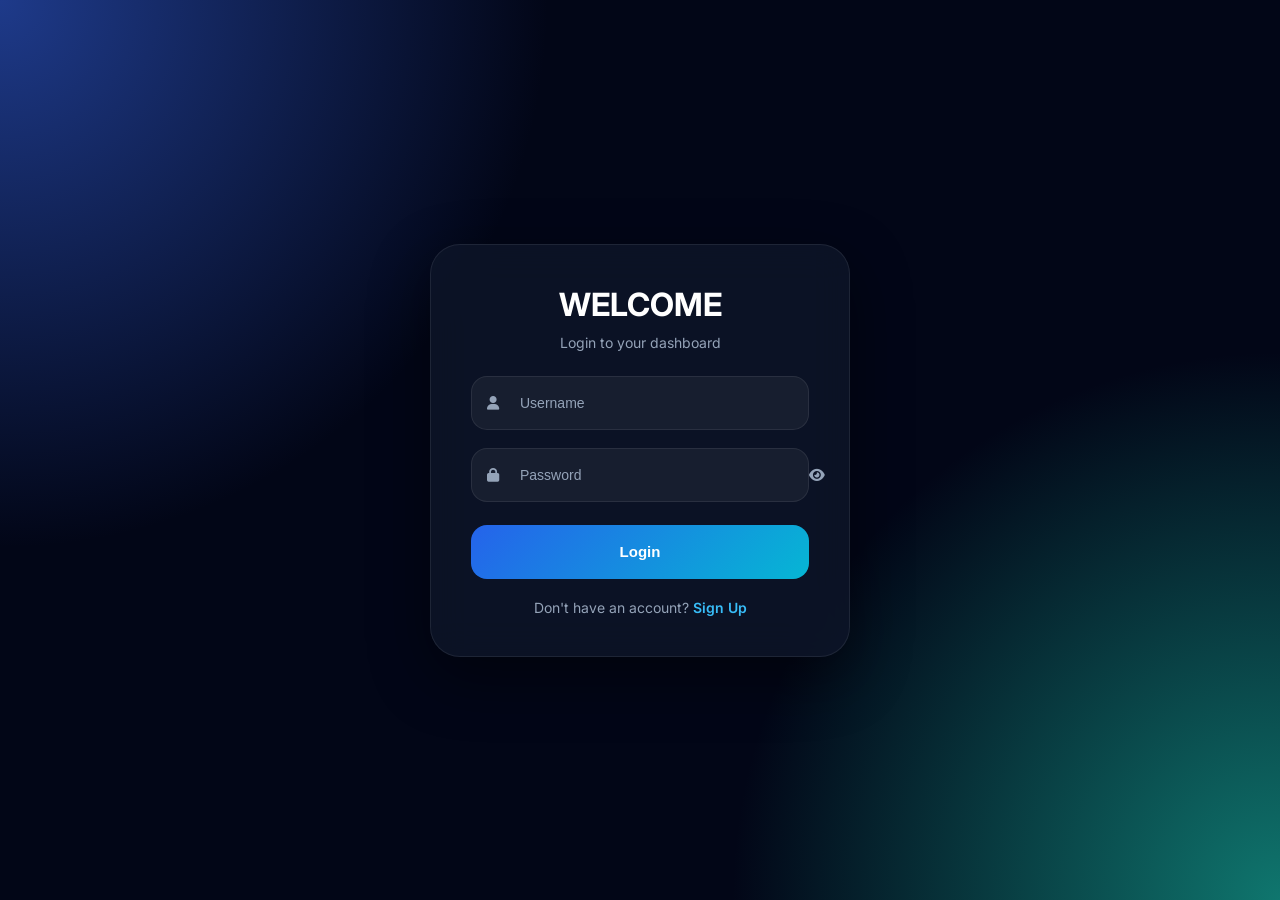
<file: training/index.html>
<!DOCTYPE html>
<html lang="en">
<head>

  <meta charset="UTF-8" />
  <meta
    name="viewport"
    content="width=device-width, initial-scale=1.0"
  />

  <title>Training</title>

  <!-- FONT AWESOME -->
  <link
    rel="stylesheet"
    href="https://cdnjs.cloudflare.com/ajax/libs/font-awesome/6.5.1/css/all.min.css"
  />

  <!-- STYLE -->
  <link rel="stylesheet" href="style.css" />

</head>

<body>

  <!-- =====================================================
       AUTH CONTAINER
  ====================================================== -->
  <div id="authContainer" class="auth-container">

    <!-- =====================================================
         LOGIN
    ====================================================== -->
    <div id="loginCard" class="auth-card">

      <div class="auth-logo">
        <h1>WELCOME</h1>
        <p>Login to your dashboard</p>
      </div>

      <form id="loginForm">

        <!-- Username -->
        <div class="input-group">
          <i class="fa fa-user"></i>

          <input
            type="text"
            id="loginUsername"
            placeholder="Username"
            required
          />
        </div>

        <!-- Password -->
        <div class="input-group password-group">

          <i class="fa fa-lock"></i>

          <input
            type="password"
            id="loginPassword"
            placeholder="Password"
            required
          />

          <span
            class="toggle-password"
            onclick="togglePassword('loginPassword', this)"
          >
            <i class="fa fa-eye"></i>
          </span>

        </div>

        <button type="submit" class="btn-primary">
          Login
        </button>

      </form>

      <div class="auth-switch">
        Don't have an account?
        <a href="#" onclick="showSignup()">
          Sign Up
        </a>
      </div>

    </div>

    <!-- =====================================================
         SIGNUP
    ====================================================== -->
    <div id="signupCard" class="auth-card hidden">

      <div class="auth-logo">
        <h1>CREATE ACCOUNT</h1>
        <p>Register new account</p>
      </div>

      <form id="signupForm">

        <!-- Fullname -->
        <div class="input-group">
          <i class="fa fa-user"></i>

          <input
            type="text"
            id="signupFullname"
            placeholder="Full Name"
            required
          />
        </div>

        <!-- Company -->
        <div class="input-group">
          <i class="fa fa-building"></i>

          <input
            type="text"
            id="signupCompany"
            placeholder="Company"
          />
        </div>

        <!-- Email -->
        <div class="input-group">
          <i class="fa fa-envelope"></i>

          <input
            type="email"
            id="signupEmail"
            placeholder="Email"
            required
          />
        </div>

        <!-- Username -->
        <div class="input-group">
          <i class="fa fa-at"></i>

          <input
            type="text"
            id="signupUsername"
            placeholder="Username"
            required
          />
        </div>

        <!-- Password -->
        <div class="input-group password-group">

          <i class="fa fa-lock"></i>

          <input
            type="password"
            id="signupPassword"
            placeholder="Password"
            required
          />

          <span
            class="toggle-password"
            onclick="togglePassword('signupPassword', this)"
          >
            <i class="fa fa-eye"></i>
          </span>

        </div>

        <button type="submit" class="btn-primary">
          Create Account
        </button>

      </form>

      <div class="auth-switch">
        Already have an account?
        <a href="#" onclick="showLogin()">
          Login
        </a>
      </div>

    </div>

    <!-- =====================================================
         OTP VERIFICATION
    ====================================================== -->
    <div id="otpCard" class="auth-card hidden">

      <div class="auth-logo">
        <h1>OTP VERIFICATION</h1>
        <p>
          Verification code has been sent to your email
        </p>
      </div>

      <form id="otpForm">

        <div class="input-group">
          <i class="fa fa-shield-halved"></i>

          <input
            type="text"
            id="otpCode"
            placeholder="Enter OTP Code"
            maxlength="6"
            required
          />
        </div>

        <button type="submit" class="btn-primary">
          Verify OTP
        </button>

      </form>

      <div class="auth-switch">
        <a href="#" onclick="showLogin()">
          Back to Login
        </a>
      </div>

    </div>

  </div>

  <!-- =====================================================
       DASHBOARD
  ====================================================== -->
  <div id="dashboard" class="dashboard hidden">

    <!-- =====================================================
         SIDEBAR
    ====================================================== -->
    <aside id="sidebar" class="sidebar">

      <!-- Sidebar Header -->
      <div class="sidebar-header">

        <h2>Training Center</h2>

        <button
          class="sidebar-toggle"
          onclick="toggleSidebar()"
        >
          <i class="fa fa-bars"></i>
        </button>

      </div>

      <!-- Sidebar Menu -->
      <div class="sidebar-menu">

        <!-- HOME -->
        <div class="menu-item">

          <div
            class="menu-link"
            onclick="showPage('home')"
          >
            <i class="fa fa-house"></i>
            <span>Home</span>
          </div>

        </div>

        <!-- PROFILE -->
        <div class="menu-item has-submenu">

          <div
            class="menu-link"
            onclick="toggleSubmenu(this)"
          >
            <i class="fa fa-user"></i>
            <span>Profile</span>
          </div>

          <div class="submenu">

            <a
              href="#"
              onclick="showPage('profile')"
            >
              Edit Profile
            </a>

            <a
              href="#"
              onclick="showPage('password')"
            >
              Change Password
            </a>

          </div>

        </div>

        <!-- EXAM -->
        <div class="menu-item has-submenu">

          <div
            class="menu-link"
            onclick="toggleSubmenu(this)"
            >
            <i class="fa fa-chart-line"></i>
            <span>Exam</span>
          </div>

          <div
            class="submenu"
            id="examSubmenu"
          >
          </div>

        </div>

        <!-- SETTINGS -->
        <div class="menu-item">

          <div
            class="menu-link"
            onclick="showPage('settings')"
          >
            <i class="fa fa-gear"></i>
            <span>Settings</span>
          </div>

        </div>

        <!-- LOGOUT -->
        <div class="menu-item">

          <div
            class="menu-link"
            onclick="logout()"
          >
            <i class="fa fa-right-from-bracket"></i>
            <span>Logout</span>
          </div>

        </div>

      </div>

    </aside>

    <!-- =====================================================
         MAIN CONTENT
    ====================================================== -->
    <main class="main-content">

      <!-- TOPBAR -->
      <div class="topbar">

        <h1 id="pageTitle">
          Dashboard
        </h1>

        <div class="user-info">

          <div class="user-avatar">
            <i class="fa fa-user"></i>
          </div>

          <div>
            <div id="userNameDisplay">
              User
            </div>
          </div>

        </div>

      </div>

      <!-- PAGE CONTENT -->
      <div class="page-content">

        <div class="card">

          <div id="pageContent">
            Welcome Dashboard
          </div>

        </div>

      </div>

    </main>

  </div>

  <!-- =====================================================
       CUSTOM MODAL
  ====================================================== -->
  <div id="customModal" class="custom-modal hidden">

    <div class="modal-box">

      <div id="modalIcon" class="modal-icon">
        ℹ️
      </div>

      <h3 id="modalTitle">
        Information
      </h3>

      <p id="modalMessage">
        Message here
      </p>

      <button
        class="btn-primary"
        onclick="closeModal()"
      >
        OK
      </button>

    </div>

  </div>

  <!-- =====================================================
       LOADING OVERLAY
  ====================================================== -->
  <div
    id="loadingOverlay"
    class="loading-overlay hidden"
  >

    <div class="loader-box">

      <div class="spinner"></div>

      <p>Please wait...</p>

    </div>

  </div>

  <!-- =====================================================
       SCRIPT
  ====================================================== -->
  <script src="script.js"></script>
  <script src="config.js"></script>
  <script src="api.js"></script>
  <script src="exam.js"></script>

</body>
</html>
</file>
<file: training/style.css>
/* ========================================
   GOOGLE FONT
======================================== */
@import url('https://fonts.googleapis.com/css2?family=Inter:wght@300;400;500;600;700&display=swap');

/* ========================================
   RESET
======================================== */
* {
  margin: 0;
  padding: 0;
  box-sizing: border-box;
}

html,
body {
  width: 100%;
  height: 100%;
  font-family: 'Inter', sans-serif;
  background: #0f172a;
  color: #ffffff;
  overflow-x: hidden;
}

body {
  background:
    radial-gradient(circle at top left, #1e3a8a 0%, transparent 35%),
    radial-gradient(circle at bottom right, #0f766e 0%, transparent 35%),
    #020617;
}

/* ========================================
   SCROLLBAR
======================================== */
::-webkit-scrollbar {
  width: 8px;
}

::-webkit-scrollbar-track {
  background: rgba(255,255,255,0.05);
}

::-webkit-scrollbar-thumb {
  background: rgba(255,255,255,0.2);
  border-radius: 20px;
}

/* ========================================
   UTILITIES
======================================== */
.hidden {
  display: none !important;
}

.fade-in {
  animation: fadeIn 0.35s ease;
}

@keyframes fadeIn {
  from {
    opacity: 0;
    transform: translateY(10px);
  }
  to {
    opacity: 1;
    transform: translateY(0);
  }
}

/* ========================================
   AUTH CONTAINER
======================================== */
.auth-container {
  width: 100%;
  min-height: 100vh;
  display: flex;
  align-items: center;
  justify-content: center;
  padding: 20px;
}

.auth-card {
  width: 100%;
  max-width: 420px;
  background: rgba(15, 23, 42, 0.78);
  backdrop-filter: blur(18px);
  border: 1px solid rgba(255,255,255,0.08);
  border-radius: 30px;
  padding: 40px;
  box-shadow: 0 20px 60px rgba(0,0,0,0.45);
  animation: fadeIn 0.4s ease;
}

.auth-logo {
  text-align: center;
  margin-bottom: 25px;
}

.auth-logo h1 {
  font-size: 32px;
  font-weight: 700;
  margin-bottom: 10px;
}

.auth-logo p {
  color: #94a3b8;
  font-size: 14px;
}

/* ========================================
   INPUT GROUP
======================================== */
.input-group {
  position: relative;
  margin-bottom: 18px;
}

.input-group i {
  position: absolute;
  left: 16px;
  top: 50%;
  transform: translateY(-50%);
  color: #94a3b8;
  font-size: 14px;
}

.input-group input {
  width: 100%;
  height: 54px;
  padding: 0 18px 0 48px;
  border-radius: 16px;
  border: 1px solid rgba(255,255,255,0.08);
  background: rgba(255,255,255,0.05);
  color: #ffffff;
  outline: none;
  transition: 0.3s;
  font-size: 14px;
}

.input-group input:focus {
  border-color: #3b82f6;
  box-shadow: 0 0 0 4px rgba(59,130,246,0.15);
}

.input-group input::placeholder {
  color: #94a3b8;
}

/* ========================================
   PASSWORD TOGGLE
======================================== */
.password-group input {
  padding-right: 50px;
}

.toggle-password {
  position: absolute;
  right: 16px;
  top: 50%;
  transform: translateY(-50%);
  cursor: pointer;
  color: #94a3b8;
  transition: 0.3s;
}

.toggle-password:hover {
  color: #ffffff;
}

/* ========================================
   BUTTONS
======================================== */
.btn-primary {
  width: 100%;
  height: 54px;
  border: none;
  border-radius: 16px;
  background: linear-gradient(135deg, #2563eb, #06b6d4);
  color: #ffffff;
  font-size: 15px;
  font-weight: 600;
  cursor: pointer;
  transition: 0.3s;
  margin-top: 5px;
}

.btn-primary:hover {
  transform: translateY(-2px);
  box-shadow: 0 10px 30px rgba(37,99,235,0.35);
}

.btn-primary:disabled {
  opacity: 0.6;
  cursor: not-allowed;
}

.auth-switch {
  text-align: center;
  margin-top: 20px;
  color: #94a3b8;
  font-size: 14px;
}

.auth-switch a {
  color: #38bdf8;
  text-decoration: none;
  font-weight: 600;
}

/* ========================================
   DASHBOARD
======================================== */
.dashboard {
  width: 100%;
  min-height: 100vh;
  display: flex;
}

/* ========================================
   SIDEBAR
======================================== */
.sidebar {
  width: 280px;
  background: rgba(15, 23, 42, 0.92);
  backdrop-filter: blur(20px);
  border-right: 1px solid rgba(255,255,255,0.06);
  transition: 0.35s;
  overflow: hidden;
  position: fixed;
  left: 0;
  top: 0;
  bottom: 0;
  z-index: 1000;
}

.sidebar.collapsed {
  width: 88px;
}

.sidebar-header {
  height: 80px;
  display: flex;
  align-items: center;
  justify-content: space-between;
  padding: 0 24px;
  border-bottom: 1px solid rgba(255,255,255,0.06);
}

.sidebar-header h2 {
  font-size: 20px;
  white-space: nowrap;
}

.sidebar-toggle {
  width: 42px;
  height: 42px;
  border-radius: 12px;
  border: none;
  background: rgba(255,255,255,0.06);
  color: #ffffff;
  cursor: pointer;
}

.sidebar-menu {
  padding: 20px 14px;
  max-height: calc(100vh - 80px);
  overflow-y: auto;
}

.menu-item {
  margin-bottom: 8px;
}

.menu-link {
  height: 54px;
  display: flex;
  align-items: center;
  gap: 14px;
  padding: 0 18px;
  border-radius: 16px;
  cursor: pointer;
  transition: 0.3s;
  color: #cbd5e1;
}

.menu-link:hover {
  background: rgba(255,255,255,0.06);
  color: #ffffff;
}

.menu-link i {
  width: 20px;
  text-align: center;
}

.sidebar.collapsed .menu-link span,
.sidebar.collapsed .submenu,
.sidebar.collapsed .sidebar-header h2 {
  display: none;
}

/* ========================================
   SUBMENU
======================================== */
.has-submenu .submenu {
  max-height: 0;
  overflow: hidden;
  transition: 0.35s ease;
}

.has-submenu.open .submenu {
  max-height: 300px;
  overflow-y: auto;
}

.submenu a {
  display: block;
  padding: 12px 20px 12px 52px;
  color: #94a3b8;
  text-decoration: none;
  font-size: 14px;
  transition: 0.3s;
}

.submenu a:hover {
  color: #ffffff;
}


/* ========================================
   MAIN CONTENT
======================================== */
.main-content {
  flex: 1;
  margin-left: 280px;
  transition: 0.35s;
  min-height: 100vh;
}

.sidebar.collapsed ~ .main-content {
  margin-left: 88px;
}

.topbar {
  height: 80px;
  display: flex;
  align-items: center;
  justify-content: space-between;
  padding: 0 30px;
  border-bottom: 1px solid rgba(255,255,255,0.06);
  background: rgba(15, 23, 42, 0.5);
  backdrop-filter: blur(12px);
}

.topbar h1 {
  font-size: 24px;
}

.user-info {
  display: flex;
  align-items: center;
  gap: 12px;
}

.user-avatar {
  width: 42px;
  height: 42px;
  border-radius: 50%;
  background: linear-gradient(135deg, #2563eb, #06b6d4);
  display: flex;
  align-items: center;
  justify-content: center;
  font-weight: 700;
}

.page-content {
  padding: 30px;
  animation: fadeIn 0.35s ease;
}

.card {
  background: rgba(15, 23, 42, 0.78);
  border: 1px solid rgba(255,255,255,0.06);
  border-radius: 28px;
  padding: 30px;
  box-shadow: 0 10px 30px rgba(0,0,0,0.3);
}

/* ========================================
   MODAL
======================================== */
.custom-modal {
  position: fixed;
  inset: 0;
  background: rgba(0,0,0,0.6);
  display: flex;
  align-items: center;
  justify-content: center;
  z-index: 99999;
}

.modal-box {
  width: 90%;
  max-width: 420px;
  background: rgba(15, 23, 42, 0.95);
  border: 1px solid rgba(255,255,255,0.08);
  border-radius: 28px;
  padding: 35px;
  text-align: center;
  animation: fadeIn 0.3s ease;
}

.modal-icon {
  font-size: 48px;
  margin-bottom: 10px;
}

.modal-box h3 {
  margin-bottom: 12px;
}

.modal-box p {
  color: #cbd5e1;
  line-height: 1.7;
  margin-bottom: 20px;
}

/* ========================================
   LOADING
======================================== */
.loading-overlay {
  position: fixed;
  inset: 0;
  background: rgba(0,0,0,0.6);
  display: flex;
  align-items: center;
  justify-content: center;
  z-index: 100000;
}

.loader-box {
  background: rgba(15, 23, 42, 0.95);
  border-radius: 28px;
  padding: 30px 40px;
  text-align: center;
}

.loader-box p {
  margin-top: 16px;
  color: #cbd5e1;
}

.spinner {
  width: 52px;
  height: 52px;
  border-radius: 50%;
  border: 4px solid rgba(255,255,255,0.1);
  border-top: 4px solid #38bdf8;
  animation: spin 0.8s linear infinite;
  margin: auto;
}

@keyframes spin {
  to {
    transform: rotate(360deg);
  }
}


.exam-container{
  display:flex;
  flex-direction:column;
  gap:20px;
}

.exam-pdf iframe{
  width:100%;
  height:600px;
  border:none;
  border-radius:12px;
}

/* =====================================
   EXAM INFO CARD
===================================== */

.exam-info{
  display:grid;
  grid-template-columns:repeat(auto-fit,minmax(180px,1fr));
  gap:15px;
  margin:25px 0;
}

.info-card{
  background:#fff;
  border-radius:14px;
  padding:20px;
  text-align:center;
  border:1px solid #e5e7eb;
  box-shadow:0 3px 10px rgba(0,0,0,.08);
  transition:.2s;
}

.info-card:hover{
  transform:translateY(-3px);
}

.info-icon{
  display:block;
  font-size:28px;
  margin-bottom:10px;
}

.info-value{
  display:block;
  font-size:24px;
  font-weight:700;
  margin-bottom:5px;
}

.info-label{
  display:block;
  font-size:13px;
  color:#6b7280;
}

.blue{
  color:#2563eb;
}

.green{
  color:#16a34a;
}

.orange{
  color:#ea580c;
}

.red{
  color:#dc2626;
}

/* =====================================
   RETEST BADGE
===================================== */

.exam-setting{
  text-align:center;
  margin-top:10px;
}

.setting-badge{
  display:inline-block;
  padding:8px 16px;
  border-radius:30px;
  background:#eef2ff;
  color:#374151;
  font-size:13px;
  font-weight:600;
}

.exam-running{
  display:flex;
  flex-direction:column;
  gap:20px;
}

.exam-topbar{
  display:flex;
  justify-content:space-between;
  align-items:center;
}

.exam-timer{

  background:#dc2626;

  padding:12px 20px;

  border-radius:12px;

  font-weight:700;

  font-size:18px;
}

.question-card{

  background:
    rgba(255,255,255,.04);

  border:
    1px solid
    rgba(255,255,255,.08);

  border-radius:18px;

  padding:20px;

  margin-bottom:20px;
}

.question-header{

  display:flex;

  justify-content:space-between;

  margin-bottom:12px;

  font-weight:600;
}

.weight{

  color:#fbbf24;
}

.question-text{

  margin-bottom:18px;

  line-height:1.7;
}

.question-card label{

  display:block;

  margin-bottom:10px;

  padding:10px;

  border-radius:10px;

  cursor:pointer;
}

.question-card label:hover{

  background:
    rgba(255,255,255,.05);
}


/* =========================
   EXAM WRAPPER
========================= */
.exam-wrapper{
  padding: 20px;
  display: flex;
  flex-direction: column;
  gap: 20px;
  color: #fff;
}

/* HERO */
.exam-hero{
  display:flex;
  justify-content:space-between;
  align-items:flex-start;
  gap:20px;
  padding:20px;
  border-radius:16px;
  background: linear-gradient(135deg,#1f2937,#111827);
}

.exam-title h1{
  margin:0;
  font-size:24px;
}

.exam-subtitle{
  opacity:0.7;
  margin-top:5px;
}

/* BADGES */
.exam-badges{
  display:flex;
  gap:10px;
  flex-wrap:wrap;
}

.badge{
  background:#0ea5e9;
  padding:8px 12px;
  border-radius:12px;
  font-size:13px;
}

/* BODY */
.exam-body{
  display:grid;
  grid-template-columns: 2fr 1fr;
  gap:20px;
}

/* CARD */
.exam-card{
  background:#111827;
  border:1px solid #1f2937;
  border-radius:16px;
  overflow:hidden;
}

/* PDF */
.pdf-card .card-header{
  padding:12px 16px;
  background:#0f172a;
  font-weight:600;
}

.pdf-frame{
  width:100%;
  height:70vh;
  border:none;
}

/* ACTION */
.action-card{
  padding:20px;
  display:flex;
  flex-direction:column;
  gap:15px;
}

.exam-meta{
  font-size:13px;
  opacity:0.8;
  display:flex;
  flex-direction:column;
  gap:6px;
}

/* BUTTON */
.btn-start{
  background: linear-gradient(135deg,#3b82f6,#06b6d4);
  border:none;
  padding:14px;
  border-radius:12px;
  color:white;
  font-weight:600;
  cursor:pointer;
  transition:0.2s;
}

.btn-start:hover{
  transform:scale(1.03);
}

.btn-disabled{
  background:#374151;
  border:none;
  padding:14px;
  border-radius:12px;
  color:#9ca3af;
}


.exam-hero{
  background:linear-gradient(
    135deg,
    #0d3b77,
    #123d8a
  );

  border-radius:20px;

  padding:30px;

  display:flex;
  justify-content:space-between;
  align-items:center;

  color:white;
}

.hero-left h1{
  margin:0;
  font-size:28px;
}

.hero-left p{
  margin-top:15px;
  max-width:700px;
  opacity:.9;
}

.hero-right{
  font-size:100px;
  opacity:.25;
}

.exam-stat-grid{
  display:grid;
  grid-template-columns:
    repeat(auto-fit,minmax(180px,1fr));
  gap:15px;
  margin-top:20px;
}

.stat-card{
  background:#fff;
  border-radius:14px;
  padding:20px;
  display:flex;
  align-items:center;
  gap:15px;
  border:1px solid #e5e7eb;
  box-shadow:0 2px 8px rgba(0,0,0,.08);
}

.stat-card small{
  display:block;
  color:#6b7280;
  font-size:12px;
}

.stat-card h3{
  margin:4px 0;
  font-size:24px;
  font-weight:700;
}

.stat-card span{
  font-size:12px;
  color:#6b7280;
}

.icon{
  font-size:32px;
  width:50px;
  text-align:center;
}

/* Duration */
.duration .icon,
.duration h3{
  color:#2563eb;
}

/* Passing */
.passing .icon,
.passing h3{
  color:#16a34a;
}

/* Question */
.question .icon,
.question h3{
  color:#ea580c;
}

/* Attempt */
.attempt .icon,
.attempt h3{
  color:#dc2626;
}

.exam-content{
  margin-top:20px;

  display:grid;

  grid-template-columns:
  2fr 1fr;

  gap:20px;
}

.pdf-panel{
  background:#161d2f;

  border-radius:20px;

  overflow:hidden;
}

.panel-header{
  color:white;

  padding:15px 20px;

  border-bottom:
  1px solid rgba(255,255,255,.1);
}

.pdf-frame{
  width:100%;
  height:700px;
  border:none;
}

.exam-sidebar{
  display:flex;
  flex-direction:column;
  gap:20px;
}

.side-card{
  background:#161d2f;

  color:white;

  border-radius:20px;

  padding:20px;
}

.side-card ul{
  padding-left:20px;
}

.side-card li{
  margin-bottom:10px;
}

.exam-footer{
  margin-top:20px;
}

.btn-start{
  width:100%;

  height:60px;

  border:none;

  border-radius:16px;

  background:
  linear-gradient(
    90deg,
    #2563eb,
    #06b6d4
  );

  color:white;

  font-size:22px;
  font-weight:700;

  cursor:pointer;
}

.status-pass,
.status-running,
.status-failed,
.status-ready{
    text-align:center;
}

.status-icon{
    font-size:40px;
    margin-bottom:10px;
}

.btn-disabled{
    width:100%;
    height:50px;
    border:none;
    border-radius:12px;
    background:#6b7280;
    color:#fff;
    cursor:not-allowed;
}

.btn-resume{
    width:100%;
    height:50px;
    border:none;
    border-radius:12px;
    background:#f59e0b;
    color:#fff;
    font-weight:600;
    cursor:pointer;
}

.btn-resume:hover{
    opacity:.9;
}




/* ========================================
   MOBILE
======================================== */
@media (max-width: 768px) {

  .sidebar {
    transform: translateX(-100%);
  }

  .sidebar.show {
    transform: translateX(0);
  }

  .topbar {
    padding: 0 18px;
  }

  .auth-card {
    padding: 30px 24px;
  }

   .container{
    width:100%;
    max-width:430px;
    margin:auto;
    padding:10px;
   }
   
   .main-content{
    height:100dvh;
    overflow:hidden;
  }

  .page-content{
    height:calc(100dvh - 80px); /* 80px tinggi topbar */
    padding:20px;
  }

  .card{
    height:100%;
    overflow:hidden;
  }

  #pageContent{
    height:100%;
  }

  #pageContent iframe{
    width:100%;
    height:100%;
    overflow:auto;
  }

    .exam-body{
    grid-template-columns:1fr;
  }

  .pdf-frame{
    height:60vh;
  }

}
</file>
